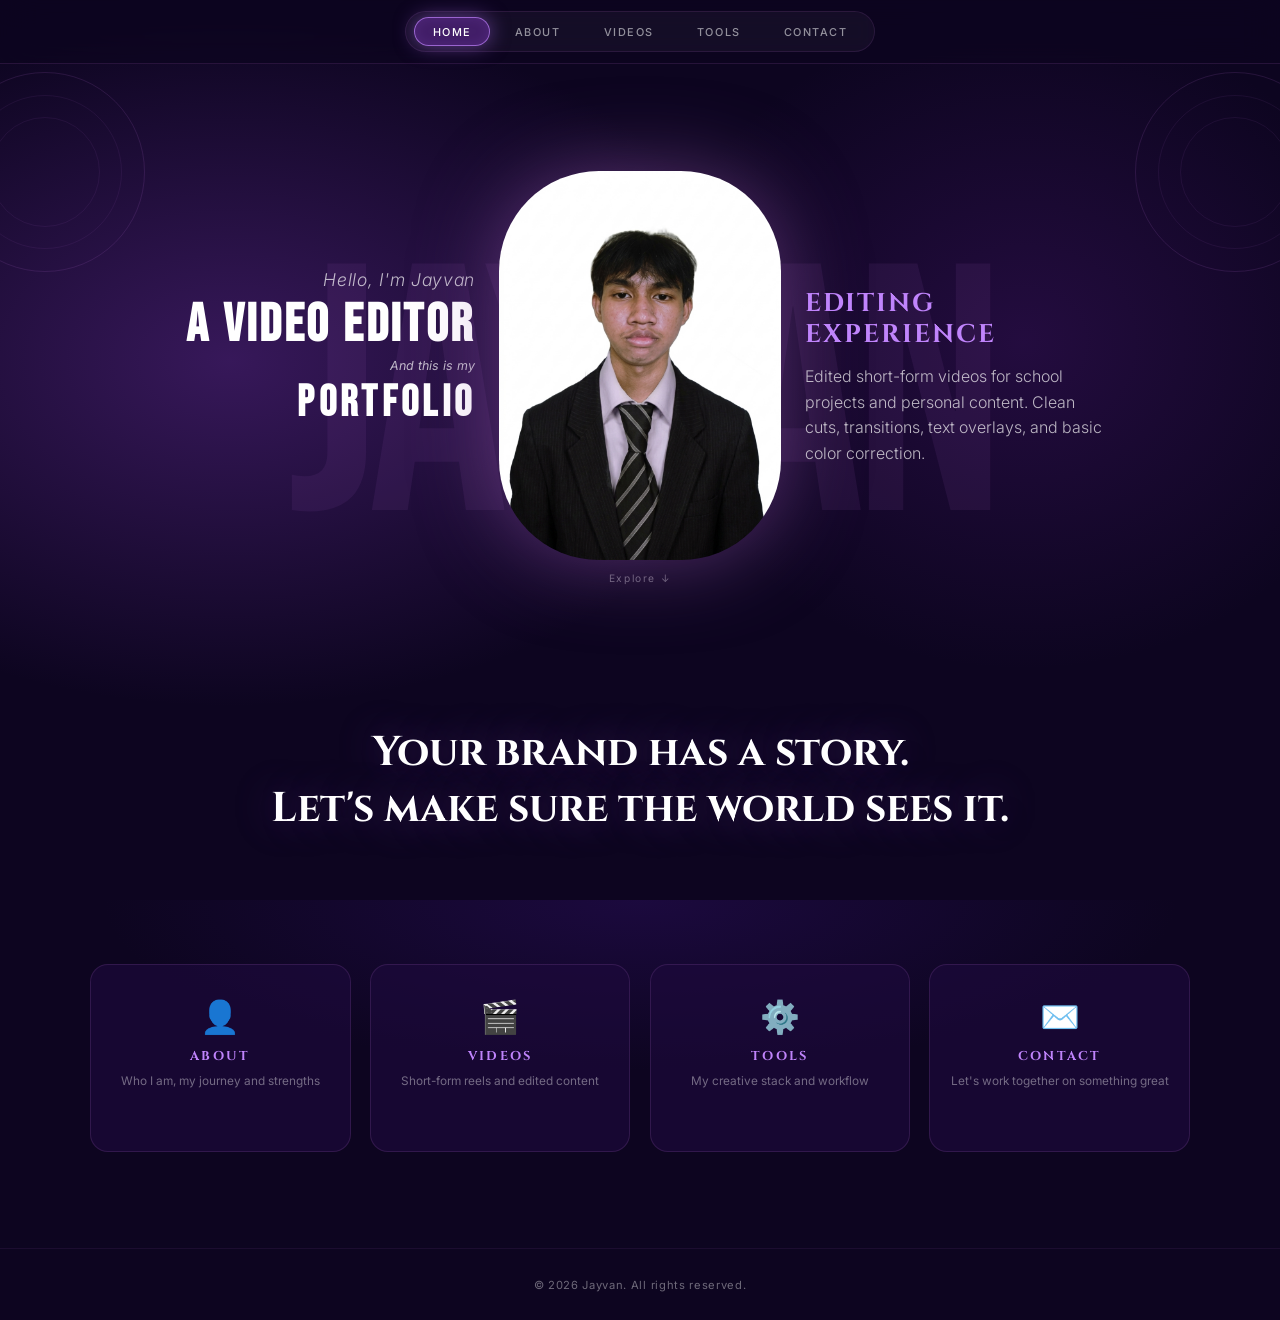
<file: index.html>
<!DOCTYPE html>
<html lang="en">
<head>
  <meta charset="UTF-8" />
  <meta name="viewport" content="width=device-width, initial-scale=1.0" />
  <title>Jayvan — Video Editor Portfolio</title>
  <link rel="preconnect" href="https://fonts.googleapis.com" />
  <link rel="preconnect" href="https://fonts.gstatic.com" crossorigin />
  <link href="https://fonts.googleapis.com/css2?family=Bebas+Neue&family=Cinzel:wght@400;600;700&family=Inter:wght@300;400;500&display=swap" rel="stylesheet" />
  <link rel="stylesheet" href="styles.css" />
</head>

<body>

  <header class="site-header" id="site-header">
    <nav class="nav" aria-label="Main navigation">
      <button class="nav__hamburger" id="navHamburger" aria-label="Toggle navigation" aria-expanded="false">
        <span></span><span></span><span></span>
      </button>
      <div class="nav__links" id="navLinks">
        <a href="index.html"   class="nav__link">HOME</a>
        <a href="about.html"   class="nav__link">ABOUT</a>
        <a href="videos.html"  class="nav__link">VIDEOS</a>
        <a href="tools.html"   class="nav__link">TOOLS</a>
        <a href="contact.html" class="nav__link">CONTACT</a>
      </div>
    </nav>
  </header>

  <main>
    <section class="hero" id="home">
      <div class="hero__bg-text" aria-hidden="true">JAYVAN</div>
      <div class="hero__deco hero__deco--left"  aria-hidden="true"></div>
      <div class="hero__deco hero__deco--right" aria-hidden="true"></div>

      <div class="hero__left">
        <p class="hero__greeting animate-in">Hello, I'm Jayvan</p>
        <h1 class="hero__title animate-in delay-1">A VIDEO EDITOR</h1>
        <p class="hero__subtitle animate-in delay-2">And this is my</p>
        <h2 class="hero__portfolio animate-in delay-3">PORTFOLIO</h2>

        <div class="hero__role-wrap animate-in delay-1" aria-label="Video Editor, Creator, Student, Storyteller">
          <span class="hero__role-item">VIDEO EDITOR</span>
          <span class="hero__role-item">CREATOR</span>
          <span class="hero__role-item">STUDENT</span>
          <span class="hero__role-item">STORYTELLER</span>
        </div>
      </div>

      <div class="hero__center animate-in delay-2">
        <div class="hero__photo-frame">
          <img src="images/jayvann.png" alt="Jayvan — Video Editor" class="hero__photo" />
        </div>
        <p class="hero__scroll-label">Explore ↓</p>
      </div>

      <div class="hero__right animate-in delay-3">
        <h3 class="hero__exp-title">EDITING<br />EXPERIENCE</h3>
        <p class="hero__exp-desc">
          Edited short-form videos for school projects and personal content.
          Clean cuts, transitions, text overlays, and basic color correction.
        </p>
      </div>

      <div class="hero__tagline animate-in delay-4">
        <p>Your brand has a story.</p>
        <p>Let's make sure the world sees it.</p>
      </div>
    </section>

    <section class="home-cards">
      <div class="home-cards__grid reveal">
        <a href="about.html" class="home-card">
          <span class="home-card__icon">👤</span>
          <h3 class="home-card__title">ABOUT</h3>
          <p class="home-card__desc">Who I am, my journey and strengths</p>
          <span class="home-card__arrow">→</span>
        </a>
        <a href="videos.html" class="home-card">
          <span class="home-card__icon">🎬</span>
          <h3 class="home-card__title">VIDEOS</h3>
          <p class="home-card__desc">Short-form reels and edited content</p>
          <span class="home-card__arrow">→</span>
        </a>
        <a href="tools.html" class="home-card">
          <span class="home-card__icon">⚙️</span>
          <h3 class="home-card__title">TOOLS</h3>
          <p class="home-card__desc">My creative stack and workflow</p>
          <span class="home-card__arrow">→</span>
        </a>
        <a href="contact.html" class="home-card">
          <span class="home-card__icon">✉️</span>
          <h3 class="home-card__title">CONTACT</h3>
          <p class="home-card__desc">Let's work together on something great</p>
          <span class="home-card__arrow">→</span>
        </a>
      </div>
    </section>
  </main>

  <footer class="site-footer">
    <p>© 2026 Jayvan. All rights reserved.</p>
  </footer>

  <script src="script.js"></script>

  <style>
    .home-cards {
      padding: 4rem 4rem 6rem;
      background:
        radial-gradient(ellipse 60% 70% at 50% 0%, rgba(42, 14, 92, 0.5) 0%, transparent 70%),
        var(--purple-deep);
    }

    .home-cards__grid {
      display: grid;
      grid-template-columns: repeat(4, 1fr);
      gap: 1.2rem;
      max-width: 1100px;
      margin: 0 auto;
    }

    .home-card {
      display: flex;
      flex-direction: column;
      align-items: center;
      padding: 2rem 1.25rem 1.5rem;
      background: rgba(30, 10, 60, 0.65);
      border: 1px solid rgba(155, 89, 182, 0.2);
      border-radius: 18px;
      text-align: center;
      cursor: pointer;
      position: relative;
      overflow: hidden;
      transition: all 0.35s ease;
      text-decoration: none;
      color: inherit;
    }

    .home-card::before {
      content: '';
      position: absolute;
      inset: 0;
      background: radial-gradient(circle at 50% 120%, rgba(155, 89, 182, 0.22) 0%, transparent 65%);
      opacity: 0;
      transition: opacity 0.35s ease;
    }

    .home-card:hover::before { opacity: 1; }
    .home-card:hover {
      border-color: rgba(155, 89, 182, 0.55);
      box-shadow: 0 0 35px rgba(155, 89, 182, 0.25);
      transform: translateY(-6px);
    }

    .home-card__icon { font-size: 2rem; margin-bottom: 0.75rem; }

    .home-card__title {
      font-family: var(--font-serif);
      font-size: 0.80rem;
      font-weight: 700;
      letter-spacing: 0.18em;
      color: var(--purple-light);
      margin-bottom: 0.5rem;
    }

    .home-card__desc {
      font-size: 0.74rem;
      color: var(--white-40);
      line-height: 1.5;
      flex: 1;
    }

    .home-card__arrow {
      margin-top: 1rem;
      font-size: 1rem;
      color: var(--purple-vivid);
      opacity: 0;
      transform: translateX(-6px);
      transition: all 0.3s ease;
    }

    .home-card:hover .home-card__arrow {
      opacity: 1;
      transform: translateX(0);
    }

    @media (max-width: 768px) {
      .home-cards { padding: 3rem 1.25rem 4rem; }
      .home-cards__grid { grid-template-columns: repeat(2, 1fr); }
    }

    @media (max-width: 480px) {
      .home-cards__grid { grid-template-columns: 1fr; }
    }
  </style>
</body>
</html>
</file>
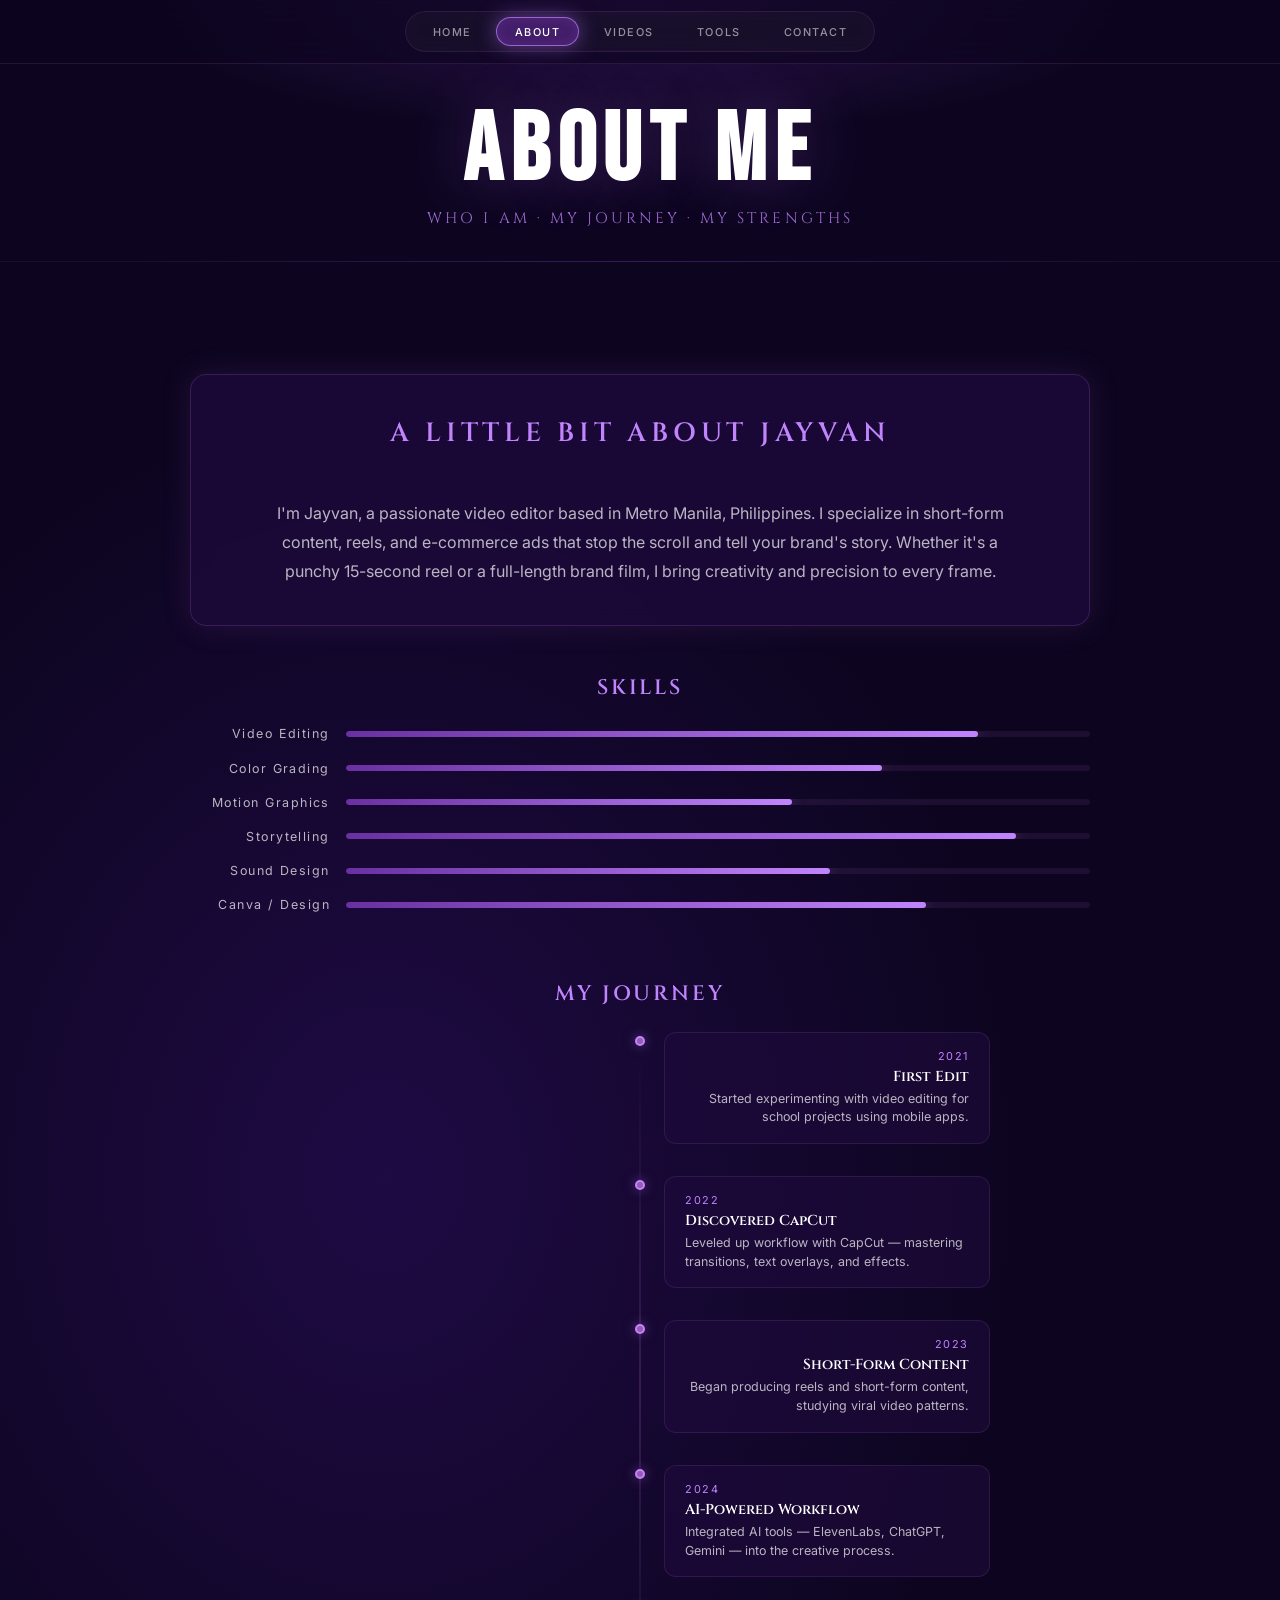
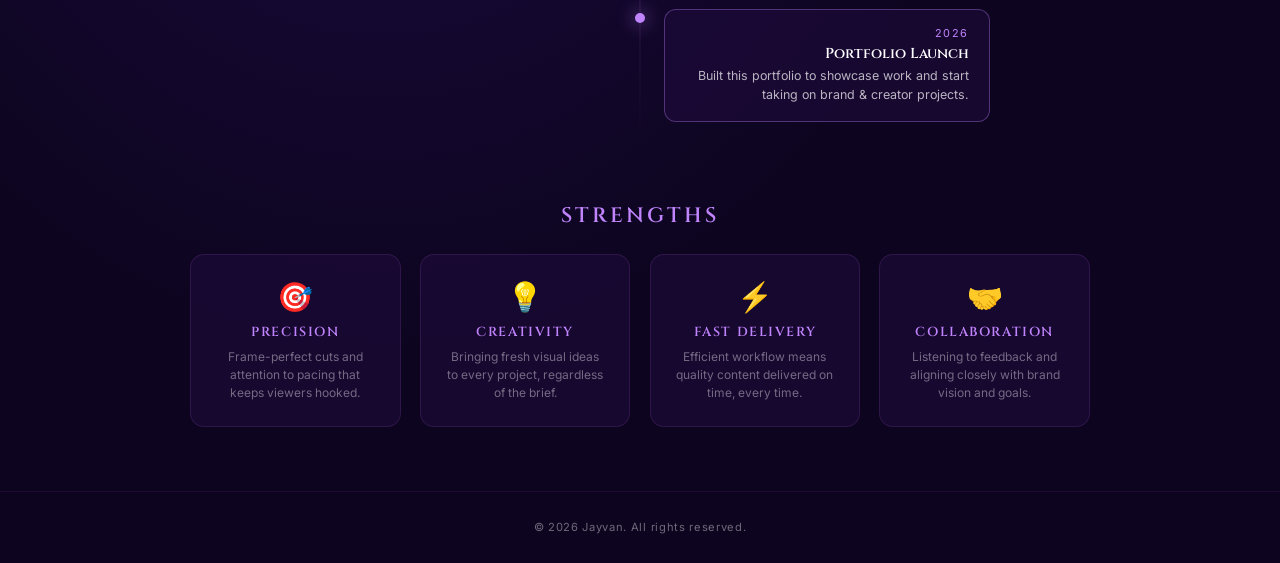
<file: about.html>
<!DOCTYPE html>
<html lang="en">
<head>
  <meta charset="UTF-8" />
  <meta name="viewport" content="width=device-width, initial-scale=1.0" />
  <title>About — Jayvan Portfolio</title>
  <link rel="preconnect" href="https://fonts.googleapis.com" />
  <link rel="preconnect" href="https://fonts.gstatic.com" crossorigin />
  <link href="https://fonts.googleapis.com/css2?family=Bebas+Neue&family=Cinzel:wght@400;600;700&family=Inter:wght@300;400;500&display=swap" rel="stylesheet" />
  <link rel="stylesheet" href="styles.css" />
</head>

<body>

  <header class="site-header" id="site-header">
    <nav class="nav" aria-label="Main navigation">
      <button class="nav__hamburger" id="navHamburger" aria-label="Toggle navigation" aria-expanded="false">
        <span></span><span></span><span></span>
      </button>
      <div class="nav__links" id="navLinks">
        <a href="index.html"   class="nav__link">HOME</a>
        <a href="about.html"   class="nav__link">ABOUT</a>
        <a href="videos.html"  class="nav__link">VIDEOS</a>
        <a href="tools.html"   class="nav__link">TOOLS</a>
        <a href="contact.html" class="nav__link">CONTACT</a>
      </div>
    </nav>
  </header>

  <main>
    <div class="page-hero animate-in">
      <h1 class="page-hero__title">ABOUT ME</h1>
      <p class="page-hero__subtitle">WHO I AM · MY JOURNEY · MY STRENGTHS</p>
    </div>

    <section class="about">

      <div class="about__card reveal">
        <h2 class="section-title">A LITTLE BIT ABOUT JAYVAN</h2>
        <p class="about__text">
          I'm Jayvan, a passionate video editor based in Metro Manila, Philippines.
          I specialize in short-form content, reels, and e-commerce ads that stop the scroll
          and tell your brand's story. Whether it's a punchy 15-second reel or a full-length
          brand film, I bring creativity and precision to every frame.
        </p>
      </div>

      <div class="about__skills reveal delay-1">
        <h3 class="about__skills-title">SKILLS</h3>

        <div class="skill-bar"> 
          <span class="skill-bar__label">Video Editing</span>
          <div class="skill-bar__track">
            <div class="skill-bar__fill" data-pct="85"></div>
          </div>
        </div>

        <div class="skill-bar">
          <span class="skill-bar__label">Color Grading</span>
          <div class="skill-bar__track">
            <div class="skill-bar__fill" data-pct="72"></div>
          </div>
        </div>

        <div class="skill-bar">
          <span class="skill-bar__label">Motion Graphics</span>
          <div class="skill-bar__track">
            <div class="skill-bar__fill" data-pct="60"></div>
          </div>
        </div>

        <div class="skill-bar">
          <span class="skill-bar__label">Storytelling</span>
          <div class="skill-bar__track">
            <div class="skill-bar__fill" data-pct="90"></div>
          </div>
        </div>

        <div class="skill-bar">
          <span class="skill-bar__label">Sound Design</span>
          <div class="skill-bar__track">
            <div class="skill-bar__fill" data-pct="65"></div>
          </div>
        </div>

        <div class="skill-bar">
          <span class="skill-bar__label">Canva / Design</span>
          <div class="skill-bar__track">
            <div class="skill-bar__fill" data-pct="78"></div>
          </div>
        </div>
      </div>


      <h3 class="about__skills-title reveal delay-2" style="width:100%;max-width:700px;margin-bottom:1.5rem;">MY JOURNEY</h3>
      <div class="about__timeline reveal delay-2">

        <div class="timeline-item">
          <div class="timeline-item__dot"></div>
          <div class="timeline-item__content">
            <p class="timeline-item__year">2021</p>
            <p class="timeline-item__title">First Edit</p>
            <p class="timeline-item__desc">Started experimenting with video editing for school projects using mobile apps.</p>
          </div>
          <div style="flex:1"></div>
        </div>

        <div class="timeline-item">
          <div class="timeline-item__dot"></div>
          <div style="flex:1"></div>
          <div class="timeline-item__content">
            <p class="timeline-item__year">2022</p>
            <p class="timeline-item__title">Discovered CapCut</p>
            <p class="timeline-item__desc">Leveled up workflow with CapCut — mastering transitions, text overlays, and effects.</p>
          </div>
        </div>

        <div class="timeline-item">
          <div class="timeline-item__dot"></div>
          <div class="timeline-item__content">
            <p class="timeline-item__year">2023</p>
            <p class="timeline-item__title">Short-Form Content</p>
            <p class="timeline-item__desc">Began producing reels and short-form content, studying viral video patterns.</p>
          </div>
          <div style="flex:1"></div>
        </div>

        <div class="timeline-item">
          <div class="timeline-item__dot"></div>
          <div style="flex:1"></div>
          <div class="timeline-item__content">
            <p class="timeline-item__year">2024</p>
            <p class="timeline-item__title">AI-Powered Workflow</p>
            <p class="timeline-item__desc">Integrated AI tools — ElevenLabs, ChatGPT, Gemini — into the creative process.</p>
          </div>
        </div>

        <div class="timeline-item">
          <div class="timeline-item__dot" style="background:var(--purple-light);box-shadow:0 0 18px rgba(192,132,252,0.8)"></div>
          <div class="timeline-item__content" style="border-color:rgba(192,132,252,0.35)">
            <p class="timeline-item__year">2026</p>
            <p class="timeline-item__title">Portfolio Launch</p>
            <p class="timeline-item__desc">Built this portfolio to showcase work and start taking on brand & creator projects.</p>
          </div>
          <div style="flex:1"></div>
        </div>

      </div>

      <h3 class="about__skills-title reveal delay-3" style="width:100%;max-width:900px;margin-bottom:1.5rem;">STRENGTHS</h3>
      <div class="about__strengths reveal delay-3">

        <div class="strength-card">
          <span class="strength-card__icon">🎯</span>
          <p class="strength-card__title">PRECISION</p>
          <p class="strength-card__desc">Frame-perfect cuts and attention to pacing that keeps viewers hooked.</p>
        </div>

        <div class="strength-card">
          <span class="strength-card__icon">💡</span>
          <p class="strength-card__title">CREATIVITY</p>
          <p class="strength-card__desc">Bringing fresh visual ideas to every project, regardless of the brief.</p>
        </div>

        <div class="strength-card">
          <span class="strength-card__icon">⚡</span>
          <p class="strength-card__title">FAST DELIVERY</p>
          <p class="strength-card__desc">Efficient workflow means quality content delivered on time, every time.</p>
        </div>

        <div class="strength-card">
          <span class="strength-card__icon">🤝</span>
          <p class="strength-card__title">COLLABORATION</p>
          <p class="strength-card__desc">Listening to feedback and aligning closely with brand vision and goals.</p>
        </div>

      </div>

    </section>
  </main>

  <footer class="site-footer">
    <p>© 2026 Jayvan. All rights reserved.</p>
  </footer>

  <script src="script.js"></script>
</body>
</html>
</file>
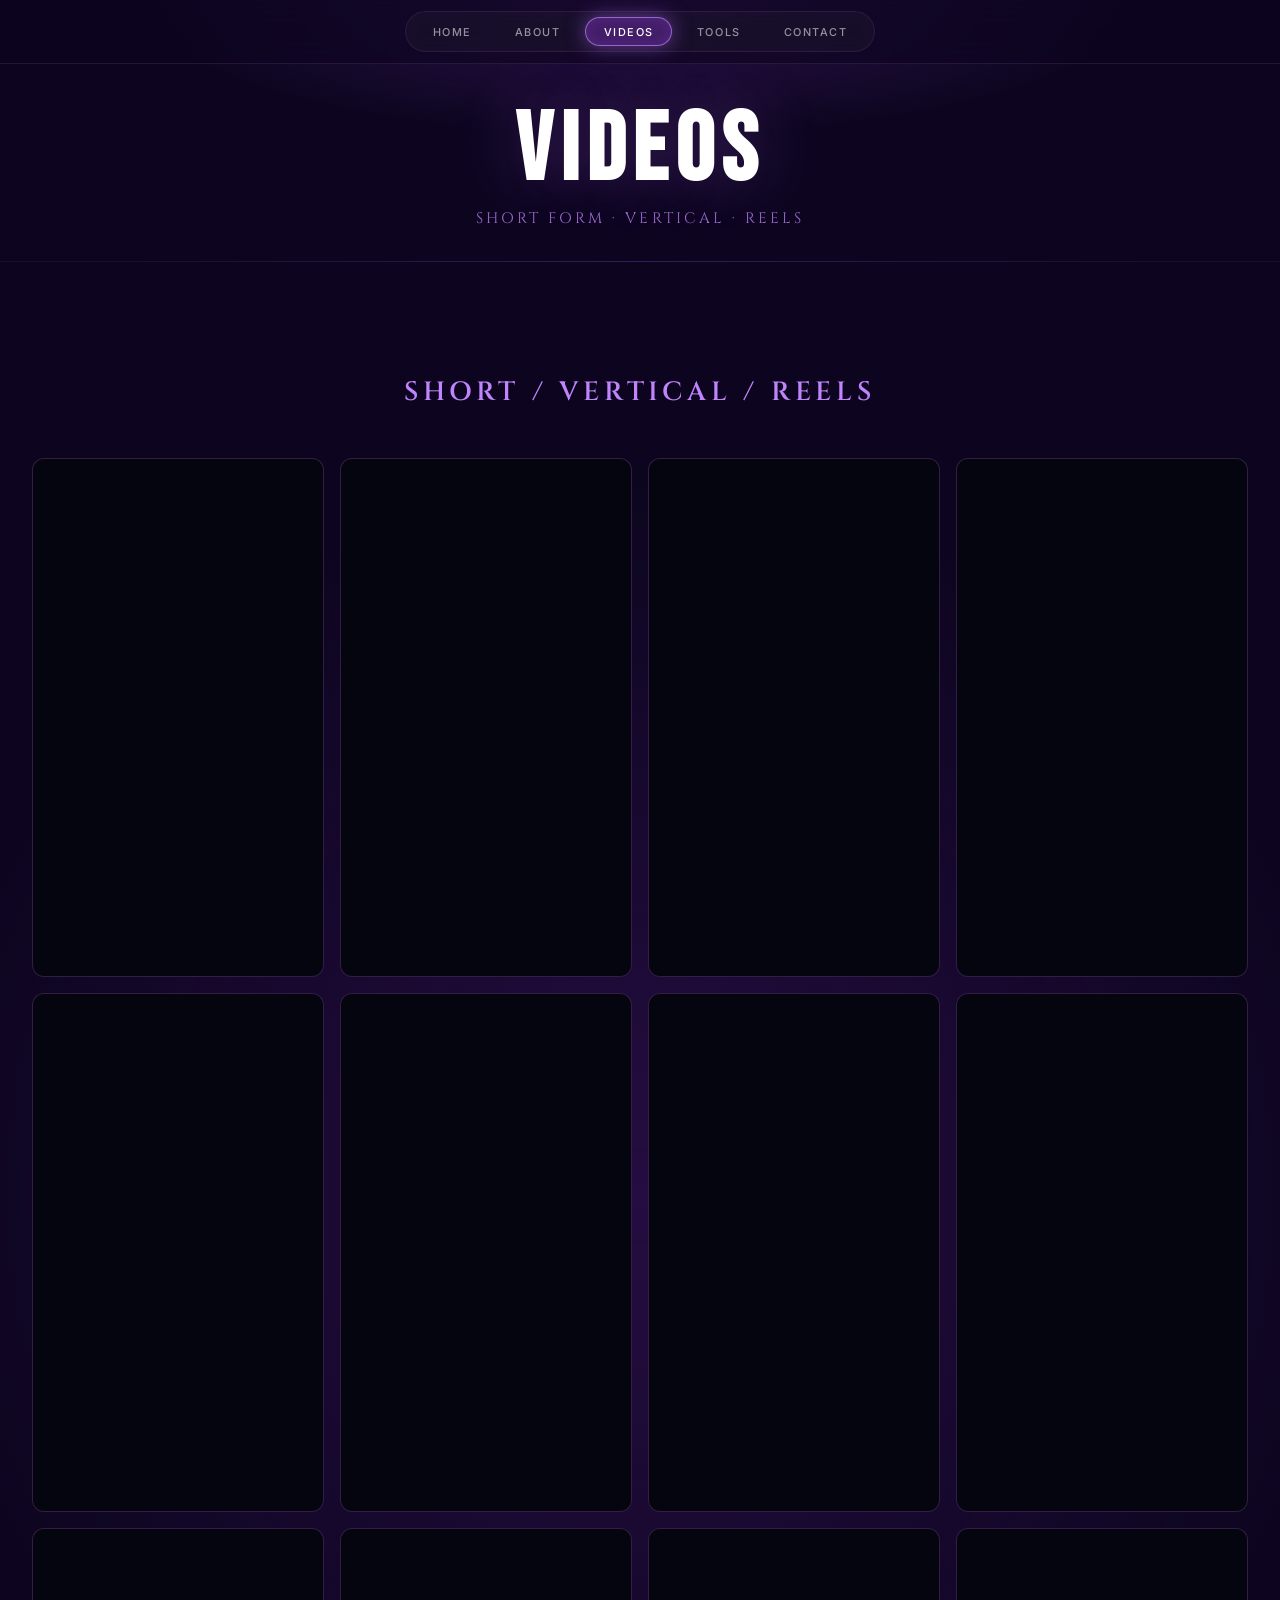
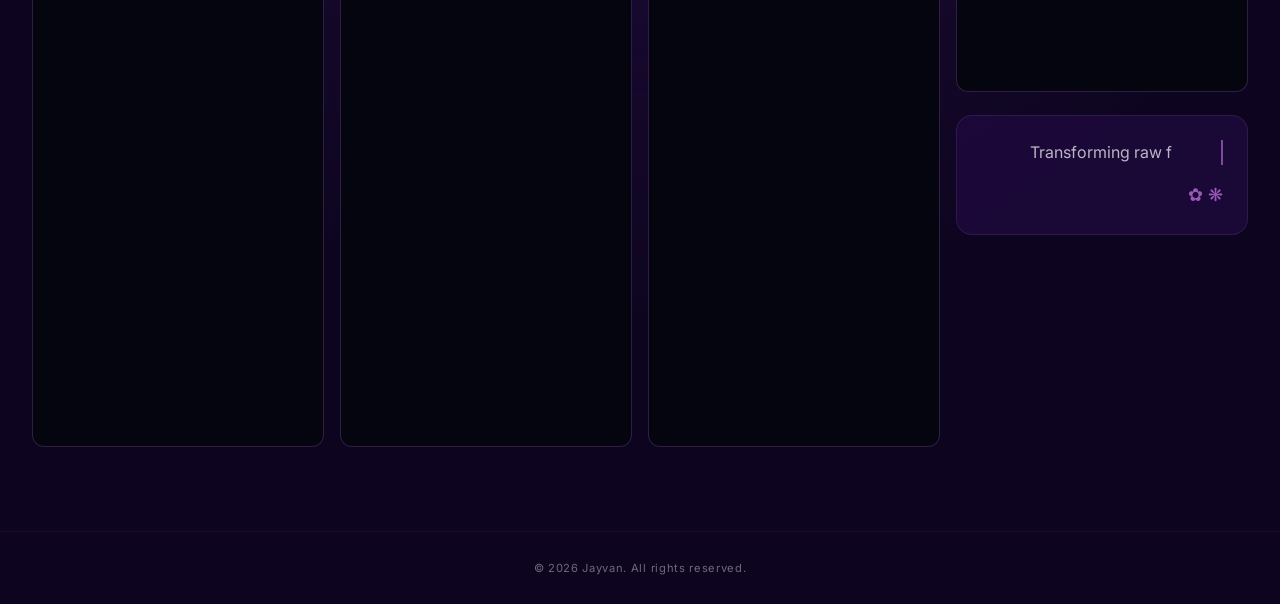
<file: videos.html>
<!DOCTYPE html>
<html lang="en">
<head>
  <meta charset="UTF-8" />
  <meta name="viewport" content="width=device-width, initial-scale=1.0" />
  <title>Videos — Jayvan Portfolio</title>
  <link rel="preconnect" href="https://fonts.googleapis.com" />
  <link rel="preconnect" href="https://fonts.gstatic.com" crossorigin />
  <link href="https://fonts.googleapis.com/css2?family=Bebas+Neue&family=Cinzel:wght@400;600;700&family=Inter:wght@300;400;500&display=swap" rel="stylesheet" />
  <link rel="stylesheet" href="styles.css" />
</head>

<body>

  <header class="site-header" id="site-header">
    <nav class="nav" aria-label="Main navigation">
      <button class="nav__hamburger" id="navHamburger" aria-label="Toggle navigation" aria-expanded="false">
        <span></span><span></span><span></span>
      </button>
      <div class="nav__links" id="navLinks">
        <a href="index.html"   class="nav__link">HOME</a>
        <a href="about.html"   class="nav__link">ABOUT</a>
        <a href="videos.html"  class="nav__link">VIDEOS</a>
        <a href="tools.html"   class="nav__link">TOOLS</a>
        <a href="contact.html" class="nav__link">CONTACT</a>
      </div>
    </nav>
  </header>

  <main>
    <div class="page-hero animate-in">
      <h1 class="page-hero__title">VIDEOS</h1>
      <p class="page-hero__subtitle">SHORT FORM · VERTICAL · REELS</p>
    </div>

    <section class="reels">
      <h2 class="section-title section-title--center reveal">SHORT / VERTICAL / REELS</h2>

      <div class="reels__grid">

        <div class="reels__phones-row reveal delay-1">
          <div class="video-wrapper">
            <iframe src="https://www.youtube.com/embed/cEybxGM8z2Y?rel=0&modestbranding=1"
              title="Reel 1" frameborder="0" loading="lazy"
              allow="accelerometer; autoplay; clipboard-write; encrypted-media; gyroscope; picture-in-picture"
              allowfullscreen></iframe>
          </div>
        </div>

        <div class="reels__phones-row reveal delay-1">
          <div class="video-wrapper">
            <iframe src="https://www.youtube.com/embed/Y4qqD6UdPBY?rel=0&modestbranding=1"
              title="Reel 2" frameborder="0" loading="lazy"
              allow="accelerometer; autoplay; clipboard-write; encrypted-media; gyroscope; picture-in-picture"
              allowfullscreen></iframe>
          </div>
        </div>

        <div class="reels__phones-row reveal delay-1">
          <div class="video-wrapper">
            <iframe src="https://www.youtube.com/embed/cgYSMnbVQ_s?rel=0&modestbranding=1"
              title="Reel 3" frameborder="0" loading="lazy"
              allow="accelerometer; autoplay; clipboard-write; encrypted-media; gyroscope; picture-in-picture"
              allowfullscreen></iframe>
          </div>
        </div>

        <div class="reels__phones-row reveal delay-1">
          <div class="video-wrapper">
            <iframe src="https://www.youtube.com/embed/q9kn3sKK6Nc?rel=0&modestbranding=1"
              title="Reel 4" frameborder="0" loading="lazy"
              allow="accelerometer; autoplay; clipboard-write; encrypted-media; gyroscope; picture-in-picture"
              allowfullscreen></iframe>
          </div>
        </div>

        <div class="reels__phones-row reveal delay-1">
          <div class="video-wrapper">
            <iframe src="https://www.youtube.com/embed/8bGROPVZ8qs?rel=0&modestbranding=1"
              title="Reel 5" frameborder="0" loading="lazy"
              allow="accelerometer; autoplay; clipboard-write; encrypted-media; gyroscope; picture-in-picture"
              allowfullscreen></iframe>
          </div>
        </div>

        <div class="reels__phones-row reveal delay-1">
          <div class="video-wrapper">
            <iframe src="https://www.youtube.com/embed/5QZtuMehuFQ?rel=0&modestbranding=1"
              title="Reel 6" frameborder="0" loading="lazy"
              allow="accelerometer; autoplay; clipboard-write; encrypted-media; gyroscope; picture-in-picture"
              allowfullscreen></iframe>
          </div>
        </div>

        <div class="reels__phones-row reveal delay-1">
          <div class="video-wrapper">
            <iframe src="https://www.youtube.com/embed/x-K_IIrviA0?rel=0&modestbranding=1"
              title="Reel 7" frameborder="0" loading="lazy"
              allow="accelerometer; autoplay; clipboard-write; encrypted-media; gyroscope; picture-in-picture"
              allowfullscreen></iframe>
          </div>
        </div>

        <div class="reels__phones-row reveal delay-1">
          <div class="video-wrapper">
            <iframe src="https://www.youtube.com/embed/KF18yfCQmW0?rel=0&modestbranding=1"
              title="Reel 8" frameborder="0" loading="lazy"
              allow="accelerometer; autoplay; clipboard-write; encrypted-media; gyroscope; picture-in-picture"
              allowfullscreen></iframe>
          </div>
        </div>

        <div class="reels__phones-row reveal delay-1">
          <div class="video-wrapper">
            <iframe src="https://www.youtube.com/embed/-AzD55Zw0A8?rel=0&modestbranding=1"
              title="Reel 9" frameborder="0" loading="lazy"
              allow="accelerometer; autoplay; clipboard-write; encrypted-media; gyroscope; picture-in-picture"
              allowfullscreen></iframe>
          </div>
        </div>

        <div class="reels__phones-row reveal delay-1">
          <div class="video-wrapper">
            <iframe src="https://www.youtube.com/embed/U7HWyPUtesc?rel=0&modestbranding=1"
              title="Reel 10" frameborder="0" loading="lazy"
              allow="accelerometer; autoplay; clipboard-write; encrypted-media; gyroscope; picture-in-picture"
              allowfullscreen></iframe>
          </div>
        </div>

        <div class="reels__phones-row reveal delay-1">
          <div class="video-wrapper">
            <iframe src="https://www.youtube.com/embed/8oBrZ17XQ7o?rel=0&modestbranding=1"
              title="Reel 11" frameborder="0" loading="lazy"
              allow="accelerometer; autoplay; clipboard-write; encrypted-media; gyroscope; picture-in-picture"
              allowfullscreen></iframe>
          </div>
        </div>

        <div class="reels__phones-row row12 reveal delay-1">
          <div class="video-wrapper landscape">
            <iframe src="https://www.youtube.com/embed/n8Y12wETFhU?rel=0&modestbranding=1"
              title="Reel 12" frameborder="0" loading="lazy"
              allow="accelerometer; autoplay; clipboard-write; encrypted-media; gyroscope; picture-in-picture"
              allowfullscreen></iframe>
          </div>
          <div class="reels__desc-card">
            <p class="typing-text">
              Transforming raw footage into high-retention content that speaks your
              brand's language — bridging simple clips and scroll-stopping visual stories.
            </p>
            <span class="reels__deco" aria-hidden="true">✿ ❋</span>
          </div>
        </div>

      </div>
    </section>
  </main>

  <footer class="site-footer">
    <p>© 2026 Jayvan. All rights reserved.</p>
  </footer>

  <script src="script.js"></script>
</body>
</html>
</file>
<file: styles.css>
:root {
  --purple-deep:   #0d0520;
  --purple-dark:   #160830;
  --purple-mid:    #2a0e5c;
  --purple-glow:   #6a2fa0;
  --purple-vivid:  #9b59b6;
  --purple-light:  #c084fc;
  --purple-bright: #b06ef3;
  --white:         #ffffff;
  --white-70:      rgba(255, 255, 255, 0.7);
  --white-40:      rgba(255, 255, 255, 0.4);
  --white-10:      rgba(255, 255, 255, 0.08);

  --font-display:  'Bebas Neue', sans-serif;
  --font-serif:    'Cinzel', serif;
  --font-body:     'Inter', sans-serif;

  --transition:    0.35s cubic-bezier(0.25, 0.46, 0.45, 0.94);
  --radius-phone:  22px;
  --header-h:      64px;

  --nav-bg:            rgba(13, 5, 32, 0.65);
  --nav-border:        rgba(155, 89, 182, 0.18);
  --nav-blur:          18px;

  --tab-idle-text:     rgba(255, 255, 255, 0.55);
  --tab-hover-bg:      rgba(155, 89, 182, 0.14);
  --tab-hover-text:    #c084fc;
  --tab-hover-glow:    0 0 14px rgba(155, 89, 182, 0.35);

  --tab-active-bg:     rgba(106, 47, 160, 0.55);
  --tab-active-text:   #ffffff;
  --tab-active-border: rgba(192, 132, 252, 0.70);
  --tab-active-glow:   0 0 20px rgba(176, 110, 243, 0.50),
                       inset 0 0 12px rgba(176, 110, 243, 0.12);
  --tab-radius:        999px;
  --tab-transition:    0.30s cubic-bezier(0.25, 0.46, 0.45, 0.94);
}

*, *::before, *::after {
  box-sizing: border-box;
  margin: 0;
  padding: 0;
}

html {
  scroll-behavior: smooth;
  font-size: 16px;
}

body {
  background: var(--purple-deep);
  color: var(--white);
  font-family: var(--font-body);
  overflow-x: hidden;
  cursor: auto;
  opacity: 0;
  animation: pageIn 0.45s ease forwards;
}

@keyframes pageIn {
  to { opacity: 1; }
}

img {
  display: block;
  max-width: 100%;
}

a {
  text-decoration: none;
  color: inherit;
  transition: color var(--transition);
}

address {
  font-style: normal;
}

.animate-in {
  opacity: 0;
  transform: translateY(28px);
  animation: fadeSlideUp 0.85s var(--transition) forwards;
}

.reveal {
  opacity: 0;
  transform: translateY(36px);
  transition: opacity 0.65s ease, transform 0.65s ease;
}

.reveal.is-visible {
  opacity: 1;
  transform: translateY(0);
}

.delay-1 { animation-delay: 0.10s; transition-delay: 0.10s; }
.delay-2 { animation-delay: 0.22s; transition-delay: 0.22s; }
.delay-3 { animation-delay: 0.38s; transition-delay: 0.38s; }
.delay-4 { animation-delay: 0.56s; transition-delay: 0.56s; }

@keyframes fadeSlideUp {
  to { opacity: 1; transform: translateY(0); }
}

.section {
  padding: 5.5rem 4rem;
  position: relative;
}

.section-title {
  font-family: var(--font-serif);
  font-size: clamp(1rem, 2.5vw, 1.65rem);
  font-weight: 600;
  letter-spacing: 0.18em;
  color: var(--purple-light);
  margin-bottom: 3rem;
}

.section-title--center {
  text-align: center;
}

.site-header {
  position: fixed;
  top: 0; left: 0; right: 0;
  z-index: 100;
  height: var(--header-h);
  display: flex;
  align-items: center;
  justify-content: center;
  background: var(--nav-bg);
  backdrop-filter: blur(var(--nav-blur));
  -webkit-backdrop-filter: blur(var(--nav-blur));
  border-bottom: 1px solid var(--nav-border);
  transition: box-shadow var(--tab-transition), background var(--tab-transition);
}

.site-header.scrolled {
  background: rgba(13, 5, 32, 0.88);
  box-shadow: 0 4px 40px rgba(0, 0, 0, 0.55),
              0 1px 0 rgba(155, 89, 182, 0.22);
}

.nav {
  display: flex;
  align-items: center;
  justify-content: center;
  width: 100%;
  padding: 0 1.5rem;
  position: relative;
}

.nav__links {
  display: flex;
  align-items: center;
  justify-content: center;
  gap: 6px;
  background: rgba(255, 255, 255, 0.04);
  border: 1px solid rgba(155, 89, 182, 0.16);
  border-radius: 999px;
  padding: 5px 8px;
  backdrop-filter: blur(8px);
  -webkit-backdrop-filter: blur(8px);
}

.nav__link {
  font-family: var(--font-body);
  font-size: 0.68rem;
  font-weight: 500;
  letter-spacing: 0.14em;
  color: var(--tab-idle-text);
  background: transparent;
  border: 1px solid transparent;
  border-radius: var(--tab-radius);
  padding: 0.40rem 1.10rem;
  white-space: nowrap;
  cursor: pointer;
  position: relative;
  overflow: hidden;
  transition:
    color        var(--tab-transition),
    background   var(--tab-transition),
    border-color var(--tab-transition),
    box-shadow   var(--tab-transition),
    transform    var(--tab-transition);
  text-decoration: none;
}

.nav__link::before {
  content: '';
  position: absolute;
  inset: 0;
  border-radius: inherit;
  background: linear-gradient(
    120deg,
    transparent 0%,
    rgba(255, 255, 255, 0.08) 50%,
    transparent 100%
  );
  transform: translateX(-120%);
  transition: transform 0.55s ease;
  pointer-events: none;
}

.nav__link::after { display: none; }

.nav__link:hover {
  color: var(--tab-hover-text);
  background: var(--tab-hover-bg);
  border-color: rgba(155, 89, 182, 0.30);
  box-shadow: var(--tab-hover-glow);
  transform: translateY(-1px) scale(1.03);
}

.nav__link:hover::before {
  transform: translateX(120%);
}

.nav__link--active {
  color: var(--tab-active-text) !important;
  background: var(--tab-active-bg) !important;
  border-color: var(--tab-active-border) !important;
  box-shadow: var(--tab-active-glow) !important;
  transform: none !important;
}

.nav__link--active::before { display: none; }

.nav__hamburger {
  display: none;
  flex-direction: column;
  justify-content: center;
  gap: 5px;
  background: rgba(106, 47, 160, 0.20);
  border: 1px solid rgba(155, 89, 182, 0.30);
  border-radius: 10px;
  cursor: pointer;
  padding: 0.55rem 0.6rem;
  margin-left: auto;
  z-index: 110;
  transition: background var(--tab-transition), box-shadow var(--tab-transition);
}

.nav__hamburger:hover {
  background: rgba(106, 47, 160, 0.40);
  box-shadow: 0 0 14px rgba(155, 89, 182, 0.40);
}

.nav__hamburger span {
  display: block;
  width: 20px;
  height: 1.5px;
  background: rgba(255, 255, 255, 0.70);
  border-radius: 2px;
  transition: transform 0.30s ease, opacity 0.30s ease, background 0.30s ease;
  transform-origin: center;
}

.nav__hamburger--open {
  background: rgba(106, 47, 160, 0.55);
  box-shadow: 0 0 18px rgba(155, 89, 182, 0.50);
}

.nav__hamburger--open span:nth-child(1) {
  transform: translateY(6.5px) rotate(45deg);
  background: var(--purple-light);
}
.nav__hamburger--open span:nth-child(2) {
  opacity: 0;
  transform: scaleX(0);
}
.nav__hamburger--open span:nth-child(3) {
  transform: translateY(-6.5px) rotate(-45deg);
  background: var(--purple-light);
}

.hero {
  min-height: 100vh;
  display: grid;
  grid-template-columns: 1.2fr auto 1.2fr;
  grid-template-rows: 1fr auto;
  grid-template-areas:
    "left center right"
    "tagline tagline tagline";
  align-items: center;
  gap: 1.5rem;
  padding: calc(var(--header-h) + 2rem) 10% 4rem;
  position: relative;
  overflow: hidden;
  background:
    radial-gradient(ellipse 60% 55% at 18% 40%, rgba(106, 47, 160, 0.45) 0%, transparent 70%),
    radial-gradient(ellipse 42% 52% at 80% 38%, rgba(88, 28, 135, 0.30) 0%, transparent 70%),
    var(--purple-deep);
}

.hero__bg-text {
  position: absolute;
  top: 45%; left: 50%;
  transform: translate(-50%, -50%);
  font-family: var(--font-display);
  font-size: clamp(8rem, 28vw, 22rem);
  color: rgba(155, 89, 182, 0.10);
  letter-spacing: -0.03em;
  line-height: 1;
  pointer-events: none;
  user-select: none;
  white-space: nowrap;
}

.hero__deco {
  position: absolute;
  top: 8%;
  width: 200px; height: 200px;
  border-radius: 50%;
  border: 1px solid rgba(155, 89, 182, 0.18);
  pointer-events: none;
}
.hero__deco::before, .hero__deco::after {
  content: '';
  position: absolute;
  border-radius: 50%;
  border: 1px solid rgba(155, 89, 182, 0.10);
}
.hero__deco::before { inset: 22px; }
.hero__deco::after  { inset: 44px; }
.hero__deco--left  { left: -55px; }
.hero__deco--right { right: -55px; }

.hero__left   { grid-area: left;    z-index: 2; text-align: right; }
.hero__center { grid-area: center;  z-index: 2; display: flex; flex-direction: column; align-items: center; gap: 0.75rem; }
.hero__right  { grid-area: right;   z-index: 2; text-align: left; }
.hero__tagline { grid-area: tagline; text-align: center; margin-top: 2.5rem; z-index: 2; }

.hero__greeting {
  font-size: clamp(0.85rem, 2vw, 1.1rem);
  font-weight: 300; color: var(--white-70);
  font-style: italic; margin-bottom: 0.5rem; letter-spacing: 0.04em;
}

.hero__title {
  font-family: var(--font-display);
  font-size: clamp(1.6rem, 4.8vw, 3.4rem);
  letter-spacing: 0.05em; color: var(--white);
  line-height: 1; margin-bottom: 0.35rem;
}

.hero__role-wrap {
  display: inline-block;
  position: relative;
  height: clamp(2rem, 5vw, 3.6rem);
  overflow: hidden;
  vertical-align: bottom;
}

.hero__role-text {
  display: block;
  font-family: var(--font-display);
  font-size: clamp(1.6rem, 4.8vw, 3.4rem);
  letter-spacing: 0.05em;
  line-height: 1;
  color: var(--purple-light);
  animation: roleCycle 8s steps(1) infinite;
}

@keyframes roleCycle {
  0%   { content: ''; }
}

.hero__role-item {
  position: absolute;
  top: 0; left: 0;
  white-space: nowrap;
  opacity: 0;
  transform: translateY(20px);
  transition: opacity 0.5s ease, transform 0.5s ease;
  color: var(--purple-light);
  font-family: var(--font-display);
  font-size: clamp(1.6rem, 4.8vw, 3.4rem);
  letter-spacing: 0.05em;
  line-height: 1;
}

.hero__role-item.active {
  opacity: 1;
  transform: translateY(0);
}

.hero__subtitle {
  font-size: clamp(0.70rem, 1.5vw, 0.78rem);
  font-style: italic; color: var(--white-70); margin-bottom: 0.2rem;
}

.hero__portfolio {
  font-family: var(--font-display);
  font-size: clamp(1.2rem, 3.6vw, 2.7rem);
  letter-spacing: 0.10em; color: var(--white);
}

.hero__photo-frame { width: clamp(160px, 22vw, 320px); }

.hero__photo {
  width: 100%;
  border-radius: 100px;
  object-fit: cover;
  filter: drop-shadow(0 0 40px rgba(155, 89, 182, 0.50));
}

.hero__scroll-label {
  font-size: 0.64rem; letter-spacing: 0.16em;
  color: var(--white-40);
  animation: pulse 2.4s ease-in-out infinite;
}

@keyframes pulse {
  0%, 100% { opacity: 0.4; }
  50%       { opacity: 1;   }
}

.hero__exp-title {
  font-family: var(--font-serif);
  font-size: clamp(0.85rem, 2.3vw, 1.6rem);
  font-weight: 700; letter-spacing: 0.08em;
  color: var(--purple-light); margin-bottom: 0.85rem; line-height: 1.2;
}

.hero__exp-desc {
  font-size: clamp(0.78rem, 1.5vw, 1rem);
  font-weight: 300; color: var(--white-70);
  line-height: 1.6; max-width: 300px;
}

.hero__tagline p {
  font-family: var(--font-serif);
  font-size: clamp(1rem, 3.5vw, 2.6rem);
  font-weight: 700; color: var(--white);
  line-height: 1.35;
  text-shadow: 0 0 40px rgba(176, 110, 243, 0.35);
}

.about {
  min-height: 100vh;
  display: flex;
  flex-direction: column;
  justify-content: center;
  align-items: center;
  padding: calc(var(--header-h) + 3rem) 2rem 4rem;
  background:
    radial-gradient(ellipse 70% 60% at 30% 50%, rgba(42, 14, 92, 0.6) 0%, transparent 70%),
    var(--purple-deep);
}

.about__card {
  max-width: 900px;
  width: 100%;
  padding: 2.5rem;
  border-radius: 16px;
  background: rgba(30, 10, 60, 0.75);
  border: 1px solid rgba(155, 89, 182, 0.25);
  box-shadow: 0 0 30px rgba(155, 89, 182, 0.15);
  backdrop-filter: blur(10px);
  text-align: center;
  margin-bottom: 3rem;
}

.about__text {
  font-size: clamp(0.88rem, 1.5vw, 1rem);
  line-height: 1.8; color: var(--white-70);
  max-width: 750px; margin: 1rem auto 0;
}

.about__skills {
  max-width: 900px;
  width: 100%;
  margin-bottom: 3rem;
}

.about__skills-title {
  font-family: var(--font-serif);
  font-size: clamp(0.9rem, 2vw, 1.3rem);
  font-weight: 600;
  letter-spacing: 0.14em;
  color: var(--purple-light);
  margin-bottom: 1.5rem;
  text-align: center;
}

.skill-bar {
  display: flex;
  align-items: center;
  gap: 1rem;
  margin-bottom: 1.2rem;
  transition: transform 0.25s ease;
}

.skill-bar:hover {
  transform: translateX(6px);
}

.skill-bar__label {
  font-size: 0.78rem;
  letter-spacing: 0.12em;
  color: var(--white-70);
  width: 140px;
  text-align: right;
  transition: color 0.3s ease;
}

.skill-bar:hover .skill-bar__label {
  color: var(--purple-light);
}

.skill-bar__track {
  flex: 1;
  height: 6px;
  background: rgba(155, 89, 182, 0.12);
  border-radius: 999px;
  overflow: hidden;
  position: relative;
}

.skill-bar__track::before {
  content: "";
  position: absolute;
  inset: 0;
  background: linear-gradient(
    90deg,
    transparent,
    rgba(155, 89, 182, 0.25),
    transparent
  );
  transform: translateX(-100%);
  animation: shimmer 2.8s infinite;
}

@keyframes shimmer {
  100% {
    transform: translateX(100%);
  }
}

.skill-bar__fill {
  height: 100%;
  border-radius: 999px;
  background: linear-gradient(90deg, var(--purple-glow), var(--purple-light));
  width: 0;
  transition: width 1.4s cubic-bezier(0.25, 0.46, 0.45, 0.94);
  box-shadow: 0 0 14px rgba(155, 89, 182, 0.55);
  position: relative;
}

.skill-bar__fill::after {
  content: "";
  position: absolute;
  right: 0;
  top: 50%;
  width: 10px;
  height: 10px;
  transform: translateY(-50%);
  background: var(--purple-light);
  border-radius: 50%;
  box-shadow: 0 0 14px var(--purple-light);
  opacity: 0;
  transition: opacity 0.3s ease;
}

.skill-bar:hover .skill-bar__fill::after {
  opacity: 1;
}

.about__timeline {
  max-width: 700px;
  width: 100%;
  position: relative;
  margin-bottom: 3rem;
}

.about__timeline::before {
  content: '';
  position: absolute;
  left: 50%;
  top: 0; bottom: 0;
  width: 1px;
  background: linear-gradient(180deg, transparent, rgba(155, 89, 182, 0.5), transparent);
  transform: translateX(-50%);
}

.timeline-item {
  display: flex;
  gap: 1.5rem;
  margin-bottom: 2rem;
  position: relative;
}

.timeline-item:nth-child(odd) {
  flex-direction: row-reverse;
  text-align: right;
}

.timeline-item__dot {
  position: absolute;
  left: 50%;
  top: 0.25rem;
  transform: translateX(-50%);
  width: 10px; height: 10px;
  border-radius: 50%;
  background: var(--purple-vivid);
  border: 2px solid var(--purple-light);
  box-shadow: 0 0 12px rgba(155, 89, 182, 0.6);
  z-index: 2;
}

.timeline-item__content {
  flex: 1;
  padding: 1rem 1.25rem;
  background: rgba(30, 10, 60, 0.6);
  border: 1px solid rgba(155, 89, 182, 0.18);
  border-radius: 12px;
  max-width: calc(50% - 1.5rem);
  transition: all 0.3s ease;
}

.timeline-item__content:hover {
  border-color: rgba(155, 89, 182, 0.5);
  box-shadow: 0 0 20px rgba(155, 89, 182, 0.25);
  transform: translateY(-2px);
}

.timeline-item__year {
  font-size: 0.68rem;
  letter-spacing: 0.14em;
  color: var(--purple-light);
  margin-bottom: 0.25rem;
}

.timeline-item__title {
  font-family: var(--font-serif);
  font-size: 0.9rem;
  font-weight: 600;
  color: var(--white);
  margin-bottom: 0.25rem;
}

.timeline-item__desc {
  font-size: 0.78rem;
  color: var(--white-70);
  line-height: 1.5;
}

.about__strengths {
  max-width: 900px;
  width: 100%;
  display: grid;
  grid-template-columns: repeat(auto-fit, minmax(200px, 1fr));
  gap: 1.2rem;
}

.strength-card {
  padding: 1.5rem;
  background: rgba(30, 10, 60, 0.6);
  border: 1px solid rgba(155, 89, 182, 0.18);
  border-radius: 14px;
  text-align: center;
  cursor: default;
  transition: all 0.35s ease;
  position: relative;
  overflow: hidden;
}

.strength-card::before {
  content: '';
  position: absolute;
  inset: 0;
  background: radial-gradient(circle at 50% 120%, rgba(155, 89, 182, 0.18) 0%, transparent 70%);
  opacity: 0;
  transition: opacity 0.35s ease;
}

.strength-card:hover::before { opacity: 1; }

.strength-card:hover {
  border-color: rgba(155, 89, 182, 0.55);
  box-shadow: 0 0 28px rgba(155, 89, 182, 0.30);
  transform: translateY(-4px);
}

.strength-card__icon {
  font-size: 1.8rem;
  margin-bottom: 0.6rem;
  display: block;
}

.strength-card__title {
  font-family: var(--font-serif);
  font-size: 0.82rem;
  font-weight: 600;
  letter-spacing: 0.12em;
  color: var(--purple-light);
  margin-bottom: 0.4rem;
}

.strength-card__desc {
  font-size: 0.75rem;
  color: var(--white-40);
  line-height: 1.5;
}

.reels {
  min-height: 100vh;
  padding: calc(var(--header-h) + 3rem) 2rem 4rem;
  background:
    radial-gradient(ellipse 80% 55% at 50% 50%, rgba(88, 28, 135, 0.32) 0%, transparent 70%),
    var(--purple-deep);
}

.reels__grid {
  display: grid;
  grid-template-columns: repeat(4, 1fr);
  gap: 16px;
  padding: 0 0 20px;
}

.row12 {
  display: flex;
  flex-direction: column;
  gap: 1rem;
}

.row12 .video-wrapper.landscape {
  width: 100%;
}

.row12 .reels__desc-card {
  width: 100%;
}

.reels__phones-row {
  display: flex;
  gap: 1.4rem;
  align-items: flex-start;
}

.reels__desc-card {
  background: rgba(30, 10, 60, 0.85);
  border: 1px solid rgba(155, 89, 182, 0.18);
  border-radius: 16px;
  padding: 1.5rem;
  width: 100%;
  text-align: center;
  font-size: clamp(0.85rem, 1.4vw, 1rem);
  line-height: 1.6;
  color: var(--white-70);
  transition: all 0.3s ease;
  display: flex;
  flex-direction: column;
  justify-content: center;
}

.reels__desc-card:hover {
  transform: translateY(-3px);
  box-shadow: 0 0 25px rgba(155, 89, 182, 0.6);
  border-color: rgba(155, 89, 182, 0.5);
}

.typing-text {
  overflow: hidden;
  white-space: normal;
  border-right: 2px solid rgba(155, 89, 182, 0.8);
  animation: blink 0.7s infinite;
}

@keyframes blink {
  50% { border-color: transparent; }
}

.reels__deco {
  display: block;
  margin-top: 1rem;
  text-align: right;
  font-size: 1.1rem;
  color: var(--purple-vivid);
}

.video-wrapper {
  width: 100%;
  aspect-ratio: 9 / 16;
  position: relative;
  border-radius: 12px;
  overflow: hidden;
  border: 1.5px solid rgba(155, 89, 182, 0.3);
  background: #050510;
  transition: transform 0.3s ease, box-shadow 0.3s ease, filter 0.3s ease;
  animation: borderPulse 4s ease-in-out infinite;
}

.video-wrapper:nth-child(odd)  { animation-delay: 0s;   }
.video-wrapper:nth-child(even) { animation-delay: 0.6s; }

@keyframes borderPulse {
  0%, 100% { box-shadow: 0 0 10px rgba(155, 89, 182, 0.18); }
  50%       { box-shadow: 0 0 28px rgba(155, 89, 182, 0.45); }
}

.video-wrapper.landscape {
  aspect-ratio: 16 / 9;
}

.video-wrapper iframe {
  position: absolute;
  inset: 0;
  width: 100%;
  height: 100%;
  border: none;
  border-radius: 12px;
}

@media (hover: hover) {
  .video-wrapper:hover {
    transform: scale(1.05) translateY(-5px);
    box-shadow: 0 0 25px rgba(155, 89, 182, 0.7);
    filter: brightness(1.1);
    z-index: 10;
    animation-play-state: paused;
  }
}

.tools-section {
  min-height: 100vh;
  padding: calc(var(--header-h) + 3rem) 2rem 4rem;
  display: flex;
  flex-direction: column;
  align-items: center;
  background:
    radial-gradient(ellipse 80% 60% at 50% 40%, rgba(42, 14, 92, 0.5) 0%, transparent 70%),
    var(--purple-deep);
}

.tools__flow {
  position: relative;
  display: flex;
  align-items: center;
  justify-content: center;
  flex-wrap: wrap;
  gap: 2rem;
  width: 100%;
  max-width: 1100px;
}

.tools__dashboard {
  display: grid;
  grid-template-columns: repeat(2, 1fr);
  grid-template-rows: repeat(3, auto);
  gap: 1.5rem;
  width: 100%;
  max-width: 1100px;
  margin-top: 3rem;
}

.tool-card {
  padding: 2rem 1.5rem;
  background: rgba(30, 10, 60, 0.7);
  border: 1px solid rgba(155, 89, 182, 0.2);
  border-radius: 18px;
  text-align: center;
  cursor: default;
  position: relative;
  overflow: hidden;
  transition: all 0.35s ease;
}

.tool-card::before {
  content: '';
  position: absolute;
  inset: 0;
  background: radial-gradient(circle at 50% 0%, rgba(155, 89, 182, 0.25) 0%, transparent 65%);
  opacity: 0;
  transition: opacity 0.35s ease;
}

.tool-card:hover::before { opacity: 1; }
.tool-card:hover {
  border-color: rgba(155, 89, 182, 0.55);
  box-shadow: 0 0 35px rgba(155, 89, 182, 0.30);
  transform: translateY(-6px);
}

.tool-card__icon {
  width: 72px; height: 72px;
  border-radius: 16px;
  background: rgba(30, 10, 60, 0.6);
  border: 1px solid rgba(155, 89, 182, 0.3);
  box-shadow: 0 0 20px rgba(155, 89, 182, 0.25);
  display: flex;
  align-items: center;
  justify-content: center;
  overflow: hidden;
  margin: 0 auto 1rem;
  transition: all 0.3s ease;
}

.tool-card:hover .tool-card__icon {
  box-shadow: 0 0 30px rgba(155, 89, 182, 0.6);
  transform: scale(1.1);
}

.tool-card__icon img { width: 100%; height: 100%; object-fit: cover; }

.tool-card__name {
  font-family: var(--font-serif);
  font-size: 0.82rem;
  font-weight: 600;
  letter-spacing: 0.14em;
  color: var(--purple-light);
  margin-bottom: 0.5rem;
}

.tool-card__desc {
  font-size: 0.74rem;
  color: var(--white-40);
  line-height: 1.5;
}

.tool-card__tag {
  display: inline-block;
  margin-top: 0.75rem;
  font-size: 0.60rem;
  letter-spacing: 0.12em;
  color: var(--purple-vivid);
  background: rgba(155, 89, 182, 0.12);
  border: 1px solid rgba(155, 89, 182, 0.25);
  border-radius: 999px;
  padding: 0.2rem 0.65rem;
}

.tool-node {
  display: flex;
  flex-direction: column;
  align-items: center;
  gap: 0.6rem;
  transition: transform 0.3s ease;
}

.tool-node:hover { transform: translateY(-5px); }

.tool-node__icon {
  width: 90px; height: 90px;
  border-radius: 18px;
  background: rgba(30, 10, 60, 0.6);
  backdrop-filter: blur(10px);
  border: 1px solid rgba(155, 89, 182, 0.3);
  box-shadow: 0 0 20px rgba(155, 89, 182, 0.25);
  display: flex;
  align-items: center;
  justify-content: center;
  overflow: hidden;
  transition: all 0.3s ease;
}

.tool-node__icon:hover {
  transform: scale(1.15);
  box-shadow: 0 0 30px rgba(155, 89, 182, 0.6);
}

.tool-node__icon img { width: 100%; height: 100%; object-fit: cover; }

.tool-node__label {
  font-size: 0.60rem;
  letter-spacing: 0.10em;
  color: var(--white-40);
  font-weight: 500;
}

.tool-node__arrow {
  font-size: 1.2rem;
  color: rgba(176, 110, 243, 0.6);
  animation: arrowMove 1.5s ease-in-out infinite;
  flex-shrink: 0;
}

@keyframes arrowMove {
  0%, 100% { transform: translateX(0);   opacity: 0.4; }
  50%       { transform: translateX(5px); opacity: 1;   }
}

.contact {
  min-height: 100vh;
  padding: calc(var(--header-h) + 3rem) 2rem 4rem;
  display: flex;
  align-items: center;
  justify-content: center;
  background:
    linear-gradient(135deg,
      rgba(60, 10, 100, 0.92) 0%,
      rgba(30,  5,  70, 0.96) 50%,
      rgba(90, 20, 150, 0.85) 100%),
    var(--purple-dark);
  border-top: 1px solid rgba(155, 89, 182, 0.28);
}

.contact__inner { max-width: 860px; margin: 0 auto; width: 100%; }

.contact__title {
  font-family: var(--font-display);
  font-size: clamp(1.7rem, 4.5vw, 3.2rem);
  letter-spacing: 0.06em; color: var(--white);
  margin-bottom: 2.5rem;
  text-shadow: 0 0 30px rgba(176, 110, 243, 0.35);
}

.contact__form { margin-bottom: 2.5rem; }

/* Floating label form */
.contact__form-float {
  display: flex;
  flex-direction: column;
  gap: 1.5rem;
  margin-bottom: 1.5rem;
}

.contact__field-wrap {
  position: relative;
}

.contact__field-wrap input,
.contact__field-wrap textarea {
  width: 100%;
  background: rgba(255, 255, 255, 0.04);
  border: 1px solid rgba(155, 89, 182, 0.25);
  border-radius: 10px;
  color: var(--white);
  font-family: var(--font-body);
  font-size: max(0.84rem, 16px);
  padding: 1.15rem 1rem 0.45rem;
  outline: none;
  transition: border-color 0.3s ease, box-shadow 0.3s ease;
  resize: none;
}

.contact__field-wrap textarea {
  min-height: 110px;
}

.contact__field-wrap label {
  position: absolute;
  left: 1rem;
  top: 0.85rem;
  font-size: 0.75rem;
  color: var(--white-40);
  pointer-events: none;
  transition: all 0.25s ease;
  letter-spacing: 0.06em;
}

.contact__field-wrap input:focus,
.contact__field-wrap textarea:focus {
  border-color: var(--purple-vivid);
  box-shadow: 0 0 18px rgba(155, 89, 182, 0.25);
}

.contact__field-wrap input:focus ~ label,
.contact__field-wrap input:not(:placeholder-shown) ~ label,
.contact__field-wrap textarea:focus ~ label,
.contact__field-wrap textarea:not(:placeholder-shown) ~ label {
  top: 0.3rem;
  font-size: 0.60rem;
  color: var(--purple-light);
  letter-spacing: 0.12em;
}

.contact__field-wrap input::placeholder,
.contact__field-wrap textarea::placeholder {
  color: transparent;
}

.contact__fields {
  display: flex;
  align-items: center;
  gap: 1.5rem;
  flex-wrap: wrap;
  background: rgba(255, 255, 255, 0.04);
  border: 1px solid rgba(155, 89, 182, 0.18);
  border-radius: 8px;
  padding: 1.2rem 1.5rem;
}

.contact__form-group {
  display: flex;
  align-items: center;
  gap: 0.8rem;
  flex: 1;
  min-width: 140px;
}

.contact__label {
  font-size: 0.74rem; color: var(--white-70);
  white-space: nowrap; font-weight: 300;
}

.contact__input {
  background: transparent;
  border: none;
  border-bottom: 1px solid rgba(155, 89, 182, 0.35);
  color: var(--white);
  font-family: var(--font-body);
  font-size: max(0.84rem, 16px);
  padding: 0.3rem 0;
  outline: none;
  flex: 1;
  min-width: 80px;
  transition: border-color var(--transition);
}

.contact__input::placeholder { color: var(--white-40); }
.contact__input:focus { border-color: var(--purple-vivid); }

.contact__btn {
  background: var(--purple-glow);
  border: none; color: var(--white);
  font-family: var(--font-body);
  font-size: 0.74rem; font-weight: 600;
  letter-spacing: 0.16em;
  padding: 0.85rem 2rem;
  cursor: pointer; border-radius: 8px;
  transition: background var(--transition), transform var(--transition), box-shadow var(--transition);
  min-height: 44px;
  width: 100%;
}

.contact__btn:hover {
  background: var(--purple-vivid);
  box-shadow: 0 0 20px rgba(155, 89, 182, 0.5);
}
.contact__btn:active { transform: scale(0.97); }
.contact__btn:disabled { opacity: 0.6; cursor: not-allowed; }

.contact__feedback { font-size: 0.80rem; margin-top: 0.9rem; min-height: 1.2em; }
.contact__feedback--success { color: #a3e6a0; }
.contact__feedback--error   { color: #f08080; }

.contact__info { display: flex; gap: 2rem; flex-wrap: wrap; margin-top: 2rem; }

.contact__info-item {
  display: flex; align-items: center;
  gap: 0.55rem; font-size: 0.80rem; color: var(--white-70);
}

.contact__info-item a:hover { color: var(--purple-light); }
.contact__info-icon { font-size: 0.88rem; }

.site-footer {
  text-align: center;
  padding: 1.8rem 2rem;
  font-size: 0.70rem;
  color: var(--white-40);
  letter-spacing: 0.06em;
  border-top: 1px solid rgba(155, 89, 182, 0.10);
  background: var(--purple-deep);
}

.page-hero {
  padding: calc(var(--header-h) + 2.5rem) 2rem 2rem;
  text-align: center;
  background:
    radial-gradient(ellipse 60% 80% at 50% 0%, rgba(106, 47, 160, 0.35) 0%, transparent 65%),
    var(--purple-deep);
  border-bottom: 1px solid rgba(155, 89, 182, 0.10);
}

.page-hero__title {
  font-family: var(--font-display);
  font-size: clamp(2.5rem, 8vw, 6rem);
  letter-spacing: 0.08em;
  color: var(--white);
  text-shadow: 0 0 60px rgba(176, 110, 243, 0.30);
  line-height: 1;
  margin-bottom: 0.5rem;
}

.page-hero__subtitle {
  font-family: var(--font-serif);
  font-size: clamp(0.75rem, 1.5vw, 0.95rem);
  letter-spacing: 0.20em;
  color: var(--purple-light);
  opacity: 0.8;
}

@media (max-width: 1024px) {
  .section { padding: 4rem 2.5rem; }
  .reels__grid { grid-template-columns: repeat(3, 1fr); }
  .hero { padding: calc(var(--header-h) + 1.5rem) 6% 3rem; gap: 1rem; }
}

@media (max-width: 768px) {
  .nav__hamburger { display: flex; }

  .nav__links {
    position: fixed;
    top: var(--header-h); left: 0; right: 0;
    flex-direction: column;
    align-items: stretch;
    gap: 6px;
    border-radius: 0 0 24px 24px;
    padding: 0 1rem;
    max-height: 0;
    overflow: hidden;
    visibility: hidden;
    pointer-events: none;
    background: rgba(13, 5, 32, 0.97);
    backdrop-filter: blur(22px);
    -webkit-backdrop-filter: blur(22px);
    border: none;
    border-bottom: 1px solid rgba(155, 89, 182, 0.22);
    transition:
      max-height 0.42s cubic-bezier(0.25, 0.46, 0.45, 0.94),
      padding    0.42s ease,
      visibility 0s linear 0.42s;
    z-index: 99;
  }

  .nav__links--open {
    max-height: 420px;
    padding: 0.85rem 1rem 1.25rem;
    visibility: visible;
    pointer-events: auto;
    transition:
      max-height 0.42s cubic-bezier(0.25, 0.46, 0.45, 0.94),
      padding    0.42s ease;
  }

  .nav__links .nav__link {
    font-size: 0.80rem;
    letter-spacing: 0.18em;
    padding: 0.70rem 1.25rem;
    text-align: center;
    border-radius: 12px;
    width: 100%;
    border: 1px solid transparent;
  }

  .nav__links .nav__link:hover,
  .nav__links .nav__link--active {
    transform: none;
    border-color: rgba(155, 89, 182, 0.35);
  }

  .section { padding: 3.5rem 1.25rem; }

  .hero {
    grid-template-columns: 1fr;
    grid-template-rows: auto auto auto auto;
    grid-template-areas: "center" "left" "right" "tagline";
    padding: calc(var(--header-h) + 1.5rem) 1.25rem 3rem;
    gap: 1.8rem;
    text-align: center;
    min-height: auto;
    isolation: isolate;
  }

  .hero__left  { text-align: center; }
  .hero__right { text-align: center; }
  .hero__exp-desc { max-width: 100%; margin: 0 auto; }
  .hero__photo-frame { width: clamp(140px, 55vw, 220px); }
  .hero__bg-text { font-size: clamp(5rem, 40vw, 10rem); }
  .hero__deco { width: 120px; height: 120px; }
  .hero__deco--left  { left: -30px; }
  .hero__deco--right { right: -30px; }

  .reels__grid { grid-template-columns: repeat(2, 1fr); padding: 0; gap: 12px; }
  .row12 { flex-direction: column; }
  .row12 .reels__desc-card { flex: 0 0 auto; width: 100%; }

  .tools__flow { gap: 1.5rem; }
  .tool-node__arrow { display: none; }
  .tool-node__icon  { width: 72px; height: 72px; }

  .contact__info  { flex-direction: column; gap: 1rem; }
  .about__card { padding: 1.75rem 1.25rem; }

  .about__timeline::before { left: 12px; }
  .timeline-item,
  .timeline-item:nth-child(odd) { flex-direction: column; text-align: left; }
  .timeline-item__dot { left: 12px; top: 0.5rem; transform: none; }
  .timeline-item__content { max-width: 100%; margin-left: 2rem; }

  .tools__dashboard { grid-template-columns: repeat(2, 1fr); }
}

@media (max-width: 480px) {
  .reels__grid { grid-template-columns: 1fr; gap: 10px; }
  .row12 { grid-column: 1; }
  .hero__tagline p { font-size: clamp(0.9rem, 5.5vw, 1.4rem); }
  .section-title { font-size: clamp(0.9rem, 4vw, 1.2rem); margin-bottom: 2rem; }
  .about__text { font-size: 0.88rem; }
  .tool-node__icon { width: 60px; height: 60px; }
}

@media (hover: none) {
  .tool-node:hover       { transform: none; }
  .tool-node__icon:hover { transform: none; }
  .tool-card:hover       { transform: none; }
  .reels__desc-card:hover { transform: none; box-shadow: none; }
  .video-wrapper:hover   { transform: none; box-shadow: none; filter: none; }
  .strength-card:hover   { transform: none; }
}

@media (max-width: 768px) {
  .tools__dashboard {
    grid-template-columns: 1fr;
    grid-template-rows: auto;
  }
}
</file>
